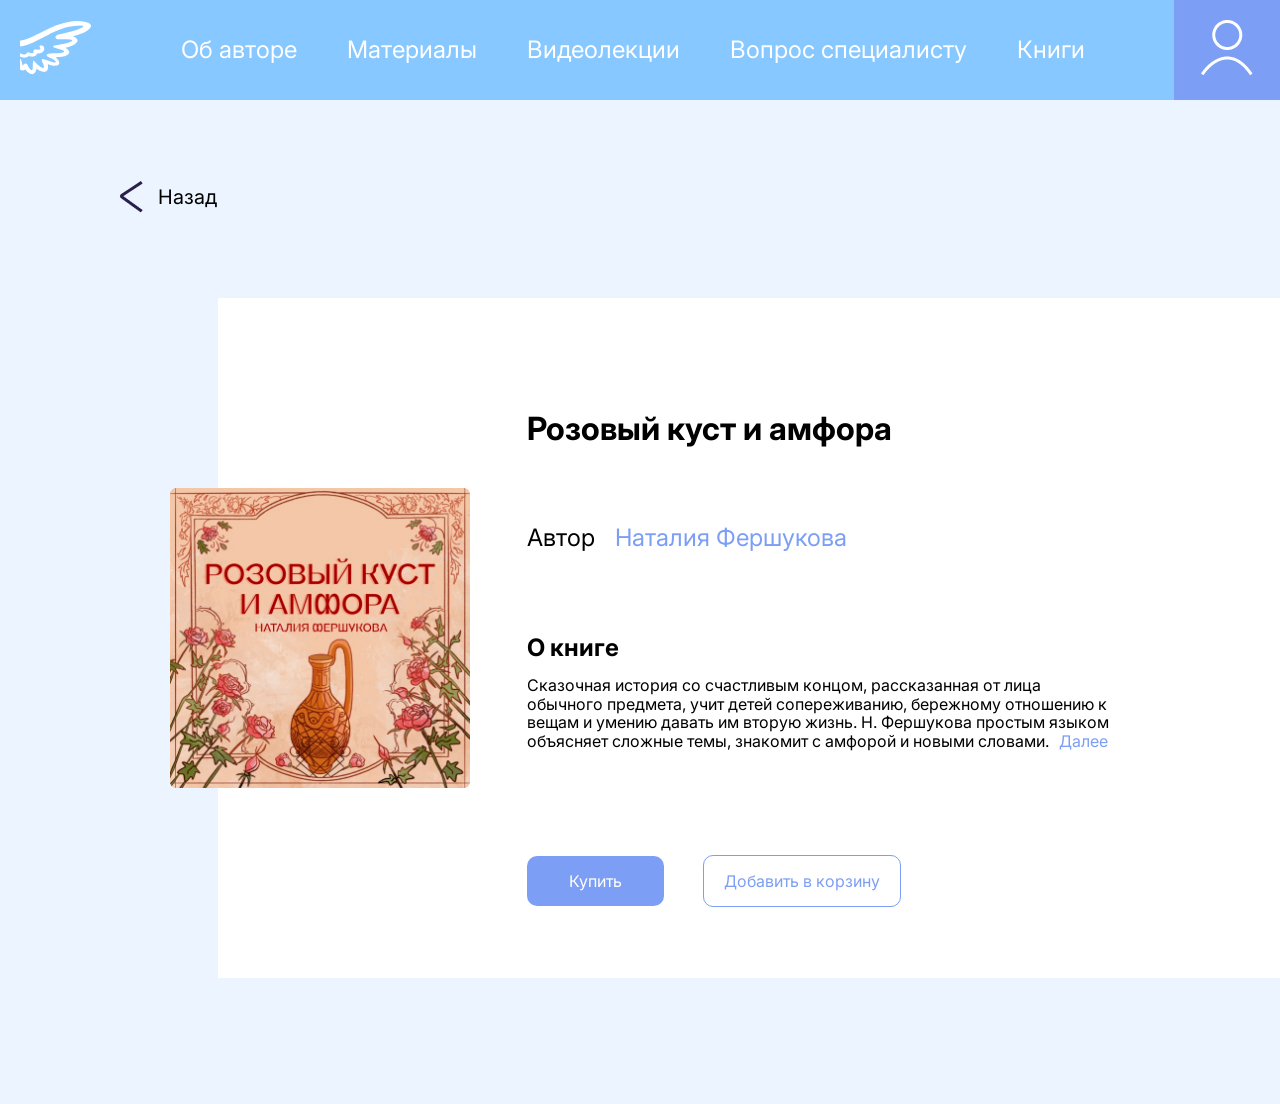
<file: books/book_bush.html>
<!DOCTYPE html>
<html lang="en">
<head>
    <meta charset="UTF-8">
    <meta name="viewport" content="width=device-width, initial-scale=1.0">
    <title>Методическая копилка</title>
    <link rel="stylesheet" href="../style/normalize.css?v=20260519">
    <link rel="stylesheet" href="../style/header.css?v=20260519">
    <link rel="stylesheet" href="../style/style__bff.css?v=20260519">
    <link rel="stylesheet" href="../style/footer.css?v=20260519">
    <link rel="preconnect" href="https://fonts.googleapis.com">
    <link rel="preconnect" href="https://fonts.gstatic.com" crossorigin>
    <link href="https://fonts.googleapis.com/css2?family=Inter:ital,opsz,wght@0,14..32,100..900;1,14..32,100..900&family=Nunito+Sans:ital,opsz,wght@0,6..12,200..1000;1,6..12,200..1000&display=swap" rel="stylesheet">
    <link rel="apple-touch-icon" sizes="180x180" href="../images/icon/apple-touch-icon.png">
    <link rel="icon" type="image/png" sizes="32x32" href="../images/icon/favicon-32x32.png">
    <link rel="icon" type="image/png" sizes="16x16" href="../images/icon/favicon-16x16.png">
    <link rel="manifest" href="../images/icon/site.webmanifest">
</head>
<body>
    <div class="wrapper">
        <header class="header">
            <div class="header__logo logo">
                <a href="../index.php"><img src="../images/header__logo.png" alt="logo"></a>
            </div>
            <nav class="header__nav">
                <ul class="header__nav-list">
                    <li class="header__nav-title"><a href="../author.php" class="header__nav-link">Об авторе</a></li>
                    <li class="header__nav-title"><a href="../guides.php" class="header__nav-link">Материалы</a></li>
                    <li class="header__nav-title"><a href="../videoguides.php" class="header__nav-link">Видеолекции</a></li>
                    <li class="header__nav-title"><a href="../test_agent.php" class="header__nav-link">&#1042;&#1086;&#1087;&#1088;&#1086;&#1089; &#1089;&#1087;&#1077;&#1094;&#1080;&#1072;&#1083;&#1080;&#1089;&#1090;&#1091;</a></li>
                    <li class="header__nav-title"><a href="../books.php" class="header__nav-link">Книги</a></li>
                </ul>
            </nav>
            <div class="header__profile">
                <div class="header__profile-logo">
                    <img src="../images/profile-logo.png" alt="logo">
                </div>
            </div>
        </header>
        <main class="main">
            <div class="content">
                <div class="back">
                    <a href="../books.php" class="back_button"><img src="../images/arrow.png" alt="" class="arrow">Назад</a>
                </div>
                <div class="info">
                    <div class="content_bg"></div>
                    <div class="info_image">
                        <div class="book-hover-media" data-hover-video>
                            <img src="../images/books/bush.svg" alt="" class="info_image-firefly">
                            <video src="../videos/bush.MP4" class="book-hover-video" muted loop playsinline></video>
                        </div>
                    </div>
                    <section class="info_description">
                        <div class="info_description-text">
                            <h2 class="info_description-title">Розовый куст и амфора</h2>
                            <div class="info_description-author">
                                <p class="info_description-author__black">Автор</p>
                                <p class="info_description-author__pink">Наталия Фершукова</p>
                            </div>
                            <div class="info_description-about">
                                <p class="info_description-about-title">О книге</p>
                                    <p class="info_description-about-text" id="text">
                                        Сказочная история со счастливым концом, рассказанная от лица обычного предмета, учит детей сопереживанию, бережному отношению к вещам и умению давать им вторую жизнь. 
                                        Н. Фершукова простым языком объясняет сложные темы, знакомит с амфорой и новыми словами.
                                        <span class="more-text">
                                            Нежные иллюстрации Анастасии Вороновой помогают представить мир Древней Греции и Рима, а также лучше понять героиню. 
                                            В конце есть раскраска, которая закрепляет идею сказки. Книга отлично подходит для чтения вслух, например перед дневным сном.
                                        </span>
                                        <button class="info__button" id="text__btn">Далее</button>
                                    </p>
                                    
                            </div>
                        </div>
                        <div class="info_descriprion-buttons">
                            <a href="#" class="description_button-buy">Купить</a>
                            <a href="#" class="description_button-cart">Добавить в корзину</a>
                        </div>
                    </section>
                </div>
            </div>
        </main>
    </div>
    <script src="../scrypts/more-less.js?v=20260519"></script>
    <script src="../scrypts/book-hover-video.js?v=20260519"></script>
</body>
</file>
<file: style/header.css>
.header {
    background-color: #86c8ff;
    display: flex;
    justify-content: space-between;
    align-items: center;
    min-height: 100px;
}

.header__nav-list {
    display: flex;
    gap: 50px;
    flex-wrap: wrap;
    justify-content: center;
    margin: 0;
    padding: 0;

}

.header__nav-link {
    font-family: "Inter", sans-serif;
    font-size: 24px;
    font-weight: 400;
}

.header__nav-title {
    list-style: none;
}

.header__profile {
    width: 106px;
    min-height: 100px;
    display: flex;
    justify-content: center;
    align-items: center;
    background-color: #7c9ef5;
    flex-shrink: 0;
}

.header__logo {
    padding-left: 20px;
    flex-shrink: 0;
}


@media (max-width: 1024px) {
    .header {
        min-height: auto;
        gap: 16px;
        align-items: center;
    }

    .header__profile {
        min-height: 72px;
        width: 72px;
    }

    .header__nav-link {
        font-size: 18px;
    }
}

@media (max-width: 600px) {
    .header__logo {
        padding-left: 0;
    }

    .header__nav-list {
        gap: 14px;
    }

    .header__nav-link {
        font-size: 15px;
    }
}

@media (max-width: 470px) {

    .header__logo {
        margin-left: 10px;
        width: 19px;
        height: 19px;
    }

    .header__profile-logo {
        width: 15px;
        height: 17px;
    }

    .header__profile {
        min-height: 0;
        width: 35px;
        height: 35px;
    }

    .header__nav-link {
        font-size: 6px;
    }
}
/* Final mobile header layout */
@media (max-width: 600px) {
    .header {
        flex-direction: column;
        justify-content: flex-start;
        gap: 0;
        min-height: 0;
        padding-top: 18px;
    }

    .header__logo {
        width: 56px !important;
        height: auto !important;
        margin: 0 !important;
        padding: 0 !important;
    }

    .header__logo img {
        width: 100% !important;
        height: auto !important;
    }

    .header__nav {
        width: 100%;
    }

    .header__nav-list {
        flex-direction: column;
        align-items: center;
        gap: 12px !important;
        padding: 18px 16px 22px;
    }

    .header__nav-link {
        display: block;
        font-size: 18px !important;
        line-height: 1.25;
        text-align: center;
    }

    .header__profile {
        display: none !important;
    }
}
/* Final shared mobile header override */
@media (max-width: 600px) {
    .header {
        display: flex !important;
        flex-direction: column !important;
        align-items: center !important;
        justify-content: flex-start !important;
        width: 100% !important;
        min-height: 0 !important;
        height: auto !important;
        gap: 0 !important;
        padding: 18px 16px 20px !important;
        background-color: #86c8ff !important;
    }

    .header__logo {
        display: flex !important;
        align-items: center !important;
        justify-content: center !important;
        width: 64px !important;
        height: 46px !important;
        margin: 0 !important;
        padding: 0 !important;
        flex: 0 0 auto !important;
    }

    .header__logo a {
        display: flex !important;
        align-items: center !important;
        justify-content: center !important;
        width: 100% !important;
        height: 100% !important;
    }

    .header__logo img {
        display: block !important;
        width: 64px !important;
        max-width: 64px !important;
        height: auto !important;
        max-height: 46px !important;
        margin: 0 !important;
        object-fit: contain !important;
    }

    .header__nav {
        width: 100% !important;
        margin: 14px 0 0 !important;
    }

    .header__nav-list {
        display: flex !important;
        flex-direction: column !important;
        align-items: center !important;
        justify-content: flex-start !important;
        gap: 12px !important;
        width: 100% !important;
        margin: 0 !important;
        padding: 0 !important;
        list-style: none !important;
    }

    .header__nav-title {
        margin: 0 !important;
        padding: 0 !important;
        list-style: none !important;
    }

    .header__nav-link {
        display: block !important;
        color: #fff !important;
        font-family: "Inter", sans-serif !important;
        font-size: 18px !important;
        font-weight: 400 !important;
        line-height: 1.25 !important;
        text-align: center !important;
        white-space: normal !important;
    }

    .header__profile {
        display: none !important;
    }
}
.header,
.header *,
.header *::before,
.header *::after {
    box-sizing: border-box !important;
}
</file>
<file: style/style__bff.css>
@font-face {
    font-family: "Stengazeta";
    font-weight: 400;
    font-style: normal;
    font-display: swap;
    src: url(../fonts/Stengazeta-Regular_5.woff) format('woff'),
         url(../fonts/Stengazeta-Regular_5.woff2) format('woff2');
}

.wrapper {
    min-height: 100%;
    width: 100%;
    overflow: hidden;
}

a {
    font-family: 'Inter', sans-serif;
    text-decoration: none;
    color: #fff;
}

body {
    background-color: #ecf4ff;
}

p {
    font-family: 'Inter', sans-serif;
}

/* ---------------------------------------------------------------- */

.header {
    background-color: #86c8ff;
    display: flex;
    justify-content: space-between;
    align-items: center;
    height: 100px;
}

.header__nav-list {
    display: flex;
    gap: 50px;
}

.header__nav-link {
    font-family: "Inter", sans-serif;
    font-size: 24px;
    font-weight: 400;
}

.header__nav-title {
    list-style: none;
}

.header__profile {
    width: 106px;
    height: 100px;
    display: flex;
    justify-content: center;
    align-items: center;
    background-color: #7c9ef5;
}

.header__logo {
    padding-left: 20px;
}

/* ---------------------------------------------------------------- */

.main {
    padding: 81px 114px 126px 120px;
    margin: 0 auto;
}


.back_button {
    color: black;
    font-family: 'Inter', sans-serif;
    font-size: 20px;
    display: flex;
    align-items: center;
}

.arrow {
    margin-right: 15px;
}

/* ---------------------------------------------------------------- */

.content {
    display: flex;
    flex-direction: column;
    gap: 85px;
}

.content_bg {
    background-color: #fff;
    margin: 0 auto;

    width: 1300px;
    height: 680px;
    max-height: 680px;
    left: 17%;

    position: absolute;
    z-index: -1;
}

/* ---------------------------------------------------------------- */

.info {
    display: flex;
    align-items: center;
    gap: 57px;
    padding: 0 50px;
    height: 680px;
}

.info_image-firefly {
    width: 300px;
    height: 300px;
}

.book-hover-media {
    position: relative;
    width: 300px;
    height: 300px;
}

.book-hover-media .info_image-firefly,
.book-hover-video {
    position: absolute;
    inset: 0;
    width: 100%;
    height: 100%;
    object-fit: contain;
}

.book-hover-media .info_image-firefly {
    transition: opacity 0.2s ease;
}

.book-hover-video {
    opacity: 0;
    pointer-events: none;
}

@media (hover: hover) and (pointer: fine) {
    .book-hover-media:hover .info_image-firefly,
    .book-hover-media.is-video-active .info_image-firefly {
        opacity: 0;
    }

    .book-hover-media:hover .book-hover-video,
    .book-hover-media.is-video-active .book-hover-video {
        opacity: 1;
    }
}



.info_description-title {
    font-size: 32px;
    font-weight: 700;
    margin-bottom: 76px;
    font-family: 'Inter', sans-serif;
}

.info_description-author {
    display: flex;
    gap: 20px;
    font-size: 24px;
    margin-bottom: 82px;
}

.info_description-author__black {
    color: #000;
}

.info_description-author__pink {
    color: #7c9ef5;
}

.info_description-about-title {
    font-weight: 700;
    font-size: 24px;
    margin-bottom: 15px;
}

.info_description-about-text {
    max-width: 1000px;
}

.more-text {
    display: none;
}

.more-text.open {
    display: inline;
}

.info_descriprion-buttons {
    margin-top: 120px;
}

.info__button {
    display: inline;
    font-family: 'Inter', sans-serif;
    color:#7C9EF5
}

.info__button:hover {
    color:#5f7abd;
    text-decoration: underline;
}

/* ---------------------------------------------------------------- */

.description_button-buy {
    background-color: #7c9ef5;
    padding: 15px 42px;
    border-radius: 10px;
    margin-right: 35px;
}

.description_button-cart {
    background-color: #fff;
    padding: 15px 20px;
    border: #7c9ef5 solid 1px;
    border-radius: 10px;
    color: #7C9EF5;
}


/* ---------------------------------------------------------- */

@media (max-width: 1024px) {
    .header {
        height: auto;
        gap: 16px;
        align-items: center;
    }

    .header__profile {
        min-height: 72px;
        width: 72px;
    }

    .header__nav-link {
        font-size: 18px;
    }
}

@media (max-width: 600px) {

    .header__logo {
        padding-left: 0;
    }

    .header__nav-list {
        gap: 14px;
    }

    .header__nav-link {
        font-size: 15px;
    }
}

@media (max-width: 470px) {

    .header__logo,
    .header__logo img {
        margin-left: 10px;
        width: 19px;
        height: 19px;
    }

    .info {
        height: auto;
    }

    .header__profile-logo,
    .header__profile-logo img {
        width: 15px;
        height: 17px;
    }

    .header__nav-list {
        margin: 0;
    }

    .header__profile {
        min-height: 0;
        width: 35px;
        height: 35px;
    }

    .info_description-title {
        font-size: 10px;
    }

    .header__nav-link,
    .back_button,
    .info_description-author,
    .info_description-about,
    .description_button-buy,
    .description_button-cart {
        font-size: 6px;
    }

/* ---------------------------------------------------------- */

    .info {
        padding: 0;
    }

    .main {
        padding: 10px 20px;
    }

    .info {
        gap: 30px
    }

    .content {
        gap: 50px;
    }

    .content_bg {
        max-height: 10%;
        width: 80%;
    }

    .arrow {
        width: 5px;
        height: 5px;
        margin-right: 10px;
    }

    .info_image-firefly {
        width: 150px;
        height: 150px;
    }

    .book-hover-media {
        width: 150px;
        height: 150px;
    }

    .info_description-text {
        max-width: 200px;
    }

    .info_description-title,
    .info_description-author {
        margin-bottom: 25px;
    }

    .info_descriprion-buttons {
        margin-top: 25px;
    }

    .info_descriprion-buttons {
        display: flex;
        flex-direction: column;
        gap: 15px;
    }

    .description_button-buy,
    .description_button-cart {
        padding: 5px 10px;
        max-width: 33%;
        text-align: center;
    }
}

/* Book detail responsive 1024 600 */
@media (max-width: 1024px) {
    .main {
        padding: 56px 42px 80px;
    }

    .content_bg {
        width: calc(100% - 84px);
        height: 100%;
        max-height: none;
        left: 42px;
    }

    .info {
        height: auto;
        align-items: flex-start;
        gap: 36px;
        padding: 42px;
    }

    .info_description-title {
        font-size: 26px;
        margin-bottom: 42px;
    }

    .info_description-author {
        margin-bottom: 42px;
    }

    .info_descriprion-buttons {
        margin-top: 56px;
    }
}

@media (max-width: 600px) {
    .main {
        padding: 36px 18px 56px;
    }

    .content {
        gap: 42px;
    }

    .content_bg {
        display: none;
    }

    .info {
        flex-direction: column;
        align-items: center;
        padding: 28px 18px;
        background-color: #fff;
        border-radius: 18px;
    }

    .info_image-firefly,
    .book-hover-media {
        width: 220px;
        height: 220px;
    }

    .info_description-title {
        font-size: 22px;
        margin-bottom: 28px;
    }

    .info_description-author {
        flex-wrap: wrap;
        gap: 8px 16px;
        font-size: 18px;
        margin-bottom: 30px;
    }

    .info_descriprion-buttons {
        display: flex;
        flex-direction: column;
        gap: 14px;
        margin-top: 36px;
    }

    .description_button-buy,
    .description_button-cart {
        width: 100%;
        max-width: none;
        margin-right: 0;
        text-align: center;
    }
}
</file>
<file: style/footer.css>
.footer {
    background-color: #7c9ef5;
    color: #fff;
    font-family: "Inter", sans-serif;
    width: 100%;
    min-height: 0;
    height: auto;
    padding: 34px clamp(18px, 5vw, 72px) 22px;
}

.footer a {
    color: #fff;
    text-decoration: none;
}

.footer a:hover,
.footer a:focus-visible {
    text-decoration: underline;
}

.footer p {
    margin: 0;
}

.footer__links {
    display: grid;
    grid-template-columns: 72px minmax(120px, 170px) minmax(140px, 180px) minmax(0, 1fr);
    gap: clamp(24px, 5vw, 72px);
    align-items: start;
    width: min(100%, 1220px);
    margin: 0 auto;
}

.footer__logo,
.footer__logo a {
    display: flex;
    align-items: flex-start;
}

.footer__logo img {
    width: 56px;
    height: auto;
    display: block;
}

.footer__nav-list {
    display: grid;
    gap: 8px;
    margin: 0;
    padding: 0;
    list-style: none;
}

.footer__nav-title {
    margin: 0;
}

.footer__nav-link,
.footer__social-title,
.footer__contacts-title,
.footer__brick-name,
.footer__brick-prof,
.footer__brick-number,
.footer__copyright-text {
    font-size: 14px;
    line-height: 1.35;
}

.footer__social,
.footer__contacts {
    display: flex;
    flex-direction: column;
    gap: 14px;
    min-width: 0;
}

.footer__social-title,
.footer__contacts-title,
.footer__brick-name {
    font-weight: 700;
}

.footer__social img {
    width: 28px;
    height: 28px;
    display: block;
}

.footer__contacts-bricks {
    display: grid;
    grid-template-columns: repeat(4, minmax(120px, 1fr));
    gap: 18px 28px;
    min-width: 0;
}

.footer__contacts-brick {
    min-width: 0;
}

.footer__brick-prof {
    margin-top: 4px;
    color: rgba(255, 255, 255, 0.86);
}

.footer__brick-number {
    display: flex;
    align-items: center;
    gap: 7px;
    margin-top: 12px;
    color: rgba(255, 255, 255, 0.94);
    white-space: nowrap;
}

.footer__brick-number img {
    width: 12px;
    height: auto;
    flex: 0 0 auto;
}

.footer__copyright {
    width: min(100%, 1220px);
    margin: 30px auto 0;
    text-align: center;
}

.footer__copyright-text {
    color: rgba(255, 255, 255, 0.9);
}

@media (max-width: 1024px) {
    .footer {
        padding: 30px 28px 22px;
    }

    .footer__links {
        grid-template-columns: 56px minmax(130px, 1fr) minmax(140px, 1fr);
        gap: 28px;
    }

    .footer__contacts {
        grid-column: 1 / -1;
    }

    .footer__contacts-bricks {
        grid-template-columns: repeat(4, minmax(0, 1fr));
    }
}

@media (max-width: 760px) {
    .footer {
        padding: 28px 18px 20px;
    }

    .footer__links {
        grid-template-columns: 1fr;
        gap: 24px;
        justify-items: center;
        text-align: center;
    }

    .footer__logo img {
        width: 52px;
    }

    .footer__nav-list {
        gap: 10px;
    }

    .footer__nav-link,
    .footer__social-title,
    .footer__contacts-title,
    .footer__brick-name,
    .footer__brick-prof,
    .footer__brick-number,
    .footer__copyright-text {
        font-size: 14px;
    }

    .footer__social,
    .footer__contacts {
        align-items: center;
    }

    .footer__contacts-bricks {
        grid-template-columns: repeat(2, minmax(130px, 1fr));
        width: 100%;
        max-width: 430px;
        gap: 18px 16px;
    }

    .footer__brick-number {
        justify-content: center;
        white-space: normal;
    }

    .footer__copyright {
        margin-top: 24px;
    }
}

@media (max-width: 420px) {
    .footer__contacts-bricks {
        grid-template-columns: 1fr;
        max-width: 260px;
    }

    .footer__nav-link,
    .footer__social-title,
    .footer__contacts-title,
    .footer__brick-name,
    .footer__brick-prof,
    .footer__brick-number,
    .footer__copyright-text {
        font-size: 13px;
    }
}
/* Final footer override: keeps the shared footer readable over old page CSS */
.footer {
    width: 100% !important;
    min-height: 0 !important;
    height: auto !important;
    padding: 34px clamp(18px, 5vw, 72px) 22px !important;
    gap: 0 !important;
}

.footer__links {
    display: grid !important;
    grid-template-columns: 72px minmax(120px, 170px) minmax(140px, 180px) minmax(0, 1fr) !important;
    gap: clamp(24px, 5vw, 72px) !important;
    align-items: start !important;
    width: min(100%, 1220px) !important;
    margin: 0 auto !important;
}

.footer__logo {
    width: auto !important;
    height: auto !important;
    margin: 0 !important;
}

.footer__logo img {
    width: 56px !important;
    height: auto !important;
}

.footer__nav-list {
    display: grid !important;
    gap: 8px !important;
    margin: 0 !important;
    padding: 0 !important;
}

.footer__nav-title,
.footer__brick-prof,
.footer__social-title {
    margin: 0 !important;
}

.footer__social,
.footer__contacts {
    display: flex !important;
    flex-direction: column !important;
    gap: 14px !important;
}

.footer__contacts-bricks {
    display: grid !important;
    grid-template-columns: repeat(4, minmax(120px, 1fr)) !important;
    gap: 18px 28px !important;
}

.footer__nav-link,
.footer__social-title,
.footer__contacts-title,
.footer__brick-name,
.footer__brick-prof,
.footer__brick-number,
.footer__copyright-text {
    font-size: 14px !important;
    line-height: 1.35 !important;
}

.footer__brick-prof {
    margin-top: 4px !important;
    margin-bottom: 0 !important;
}

.footer__brick-number {
    display: flex !important;
    align-items: center !important;
    gap: 7px !important;
    margin-top: 12px !important;
    white-space: nowrap !important;
}

.footer__brick-number img {
    width: 12px !important;
    height: auto !important;
}

.footer__copyright {
    width: min(100%, 1220px) !important;
    margin: 30px auto 0 !important;
}

@media (max-width: 1024px) {
    .footer {
        padding: 30px 28px 22px !important;
    }

    .footer__links {
        grid-template-columns: 56px minmax(130px, 1fr) minmax(140px, 1fr) !important;
        gap: 28px !important;
    }

    .footer__contacts {
        grid-column: 1 / -1 !important;
    }

    .footer__contacts-bricks {
        grid-template-columns: repeat(4, minmax(0, 1fr)) !important;
    }
}

@media (max-width: 760px) {
    .footer {
        padding: 28px 18px 20px !important;
    }

    .footer__links {
        grid-template-columns: 1fr !important;
        gap: 24px !important;
        justify-items: center !important;
        text-align: center !important;
    }

    .footer__logo img {
        width: 52px !important;
    }

    .footer__nav-list {
        gap: 10px !important;
    }

    .footer__social,
    .footer__contacts {
        align-items: center !important;
    }

    .footer__contacts-bricks {
        grid-template-columns: repeat(2, minmax(130px, 1fr)) !important;
        width: 100% !important;
        max-width: 430px !important;
        gap: 18px 16px !important;
    }

    .footer__brick-number {
        justify-content: center !important;
        white-space: normal !important;
    }

    .footer__copyright {
        margin-top: 24px !important;
    }
}

@media (max-width: 420px) {
    .footer__contacts-bricks {
        grid-template-columns: 1fr !important;
        max-width: 260px !important;
    }

    .footer__nav-link,
    .footer__social-title,
    .footer__contacts-title,
    .footer__brick-name,
    .footer__brick-prof,
    .footer__brick-number,
    .footer__copyright-text {
        font-size: 13px !important;
    }
}
</file>
